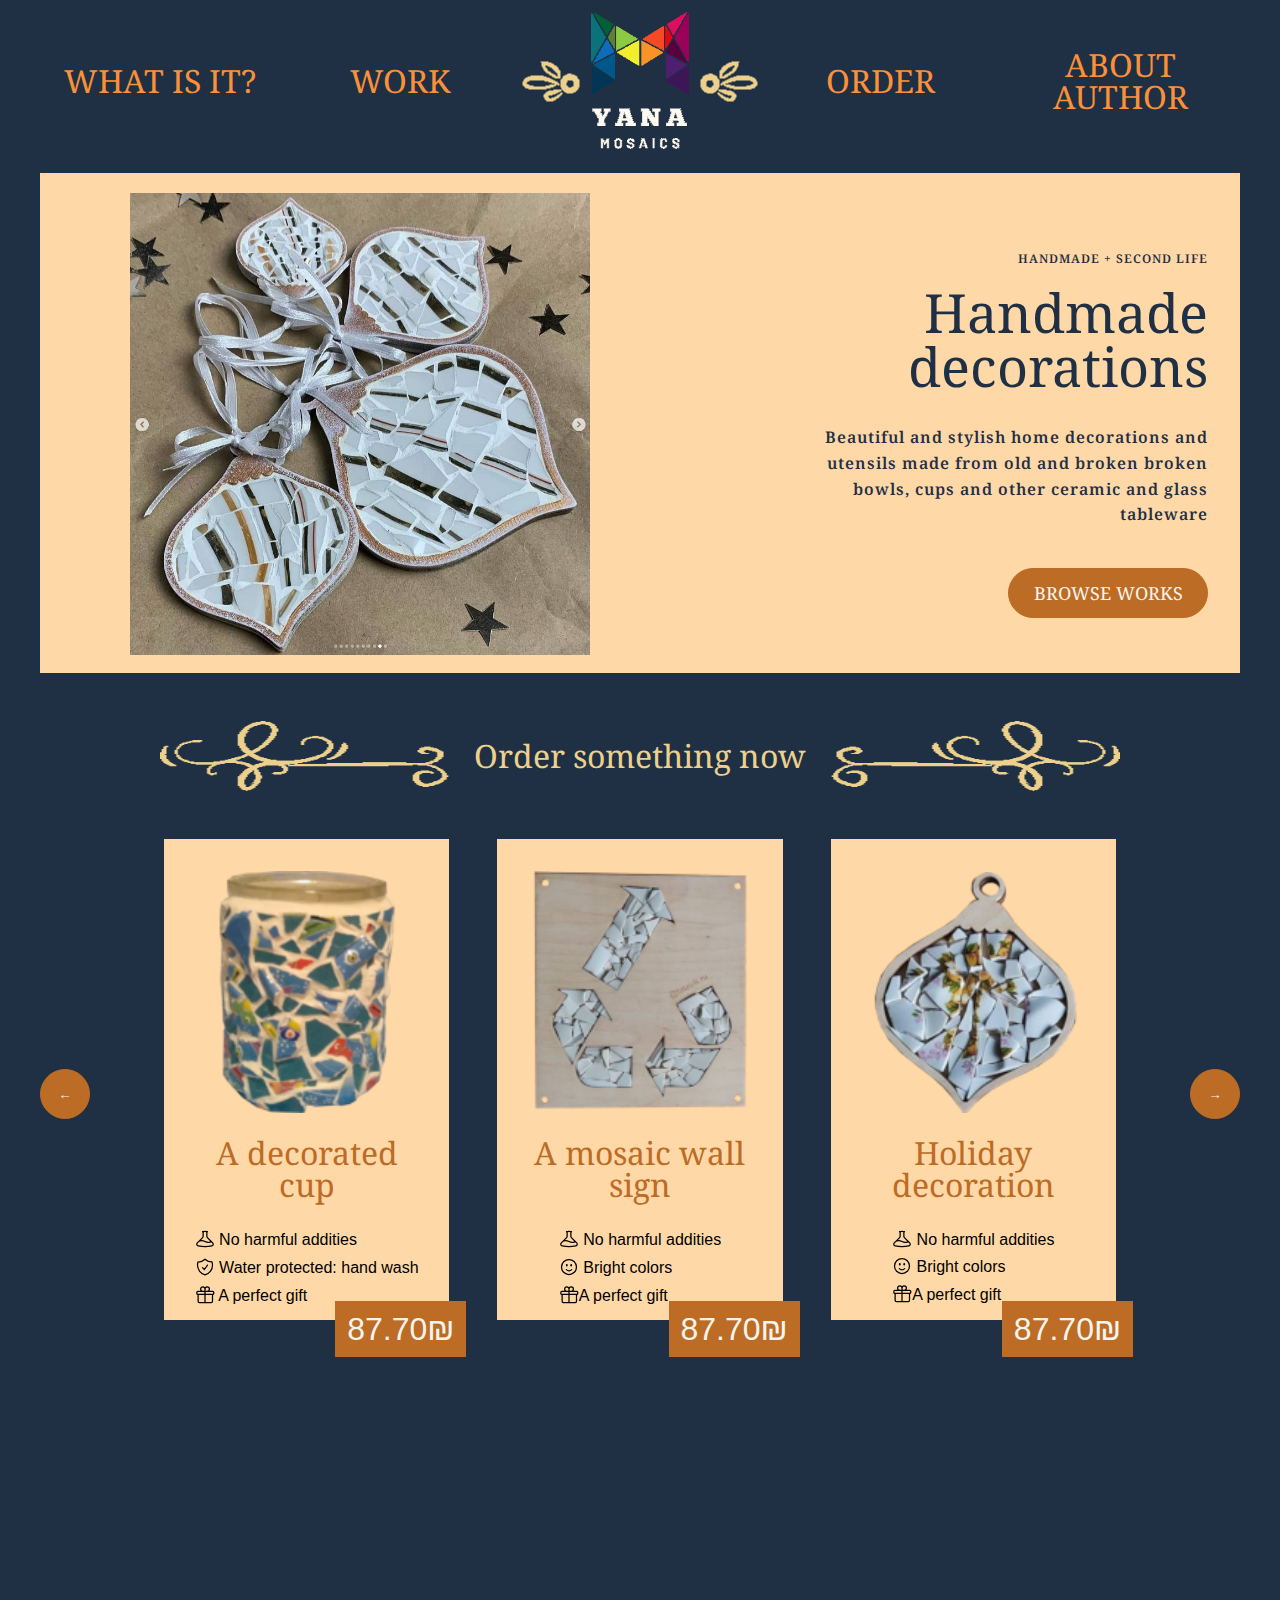
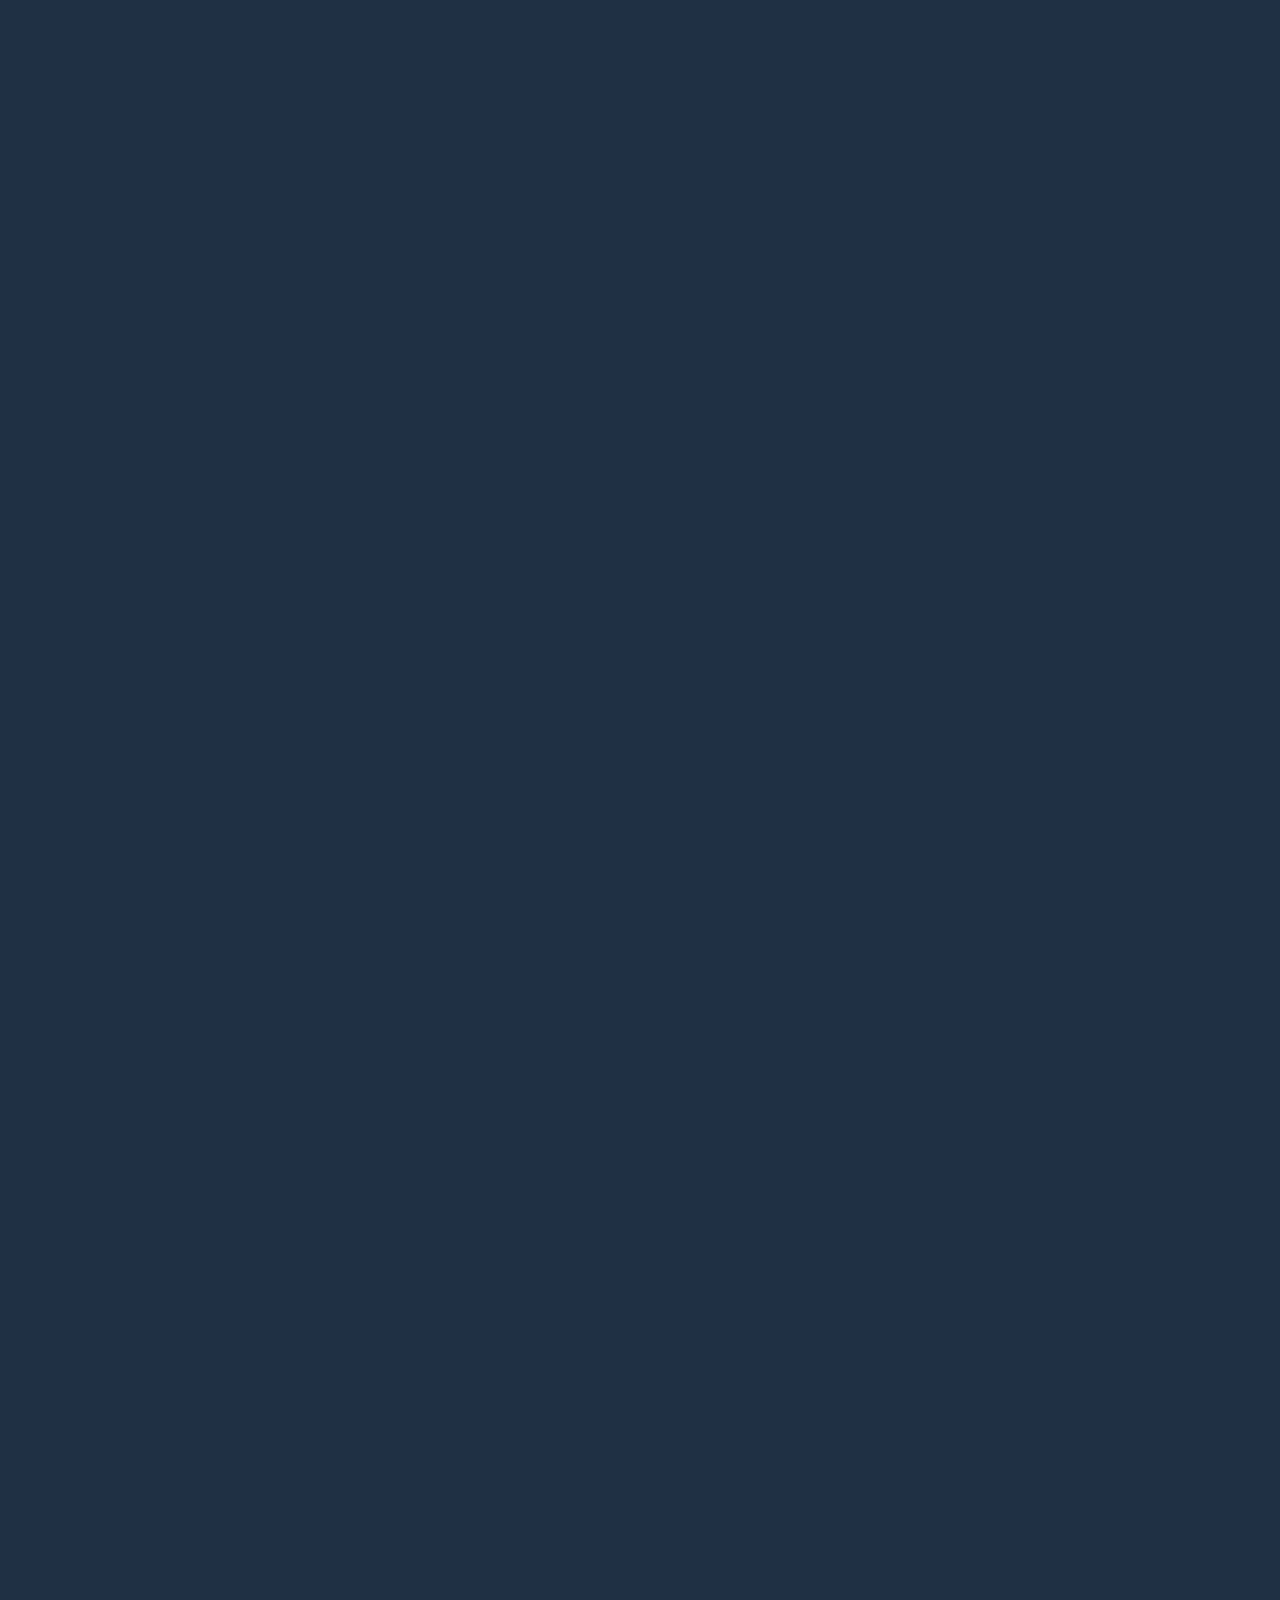
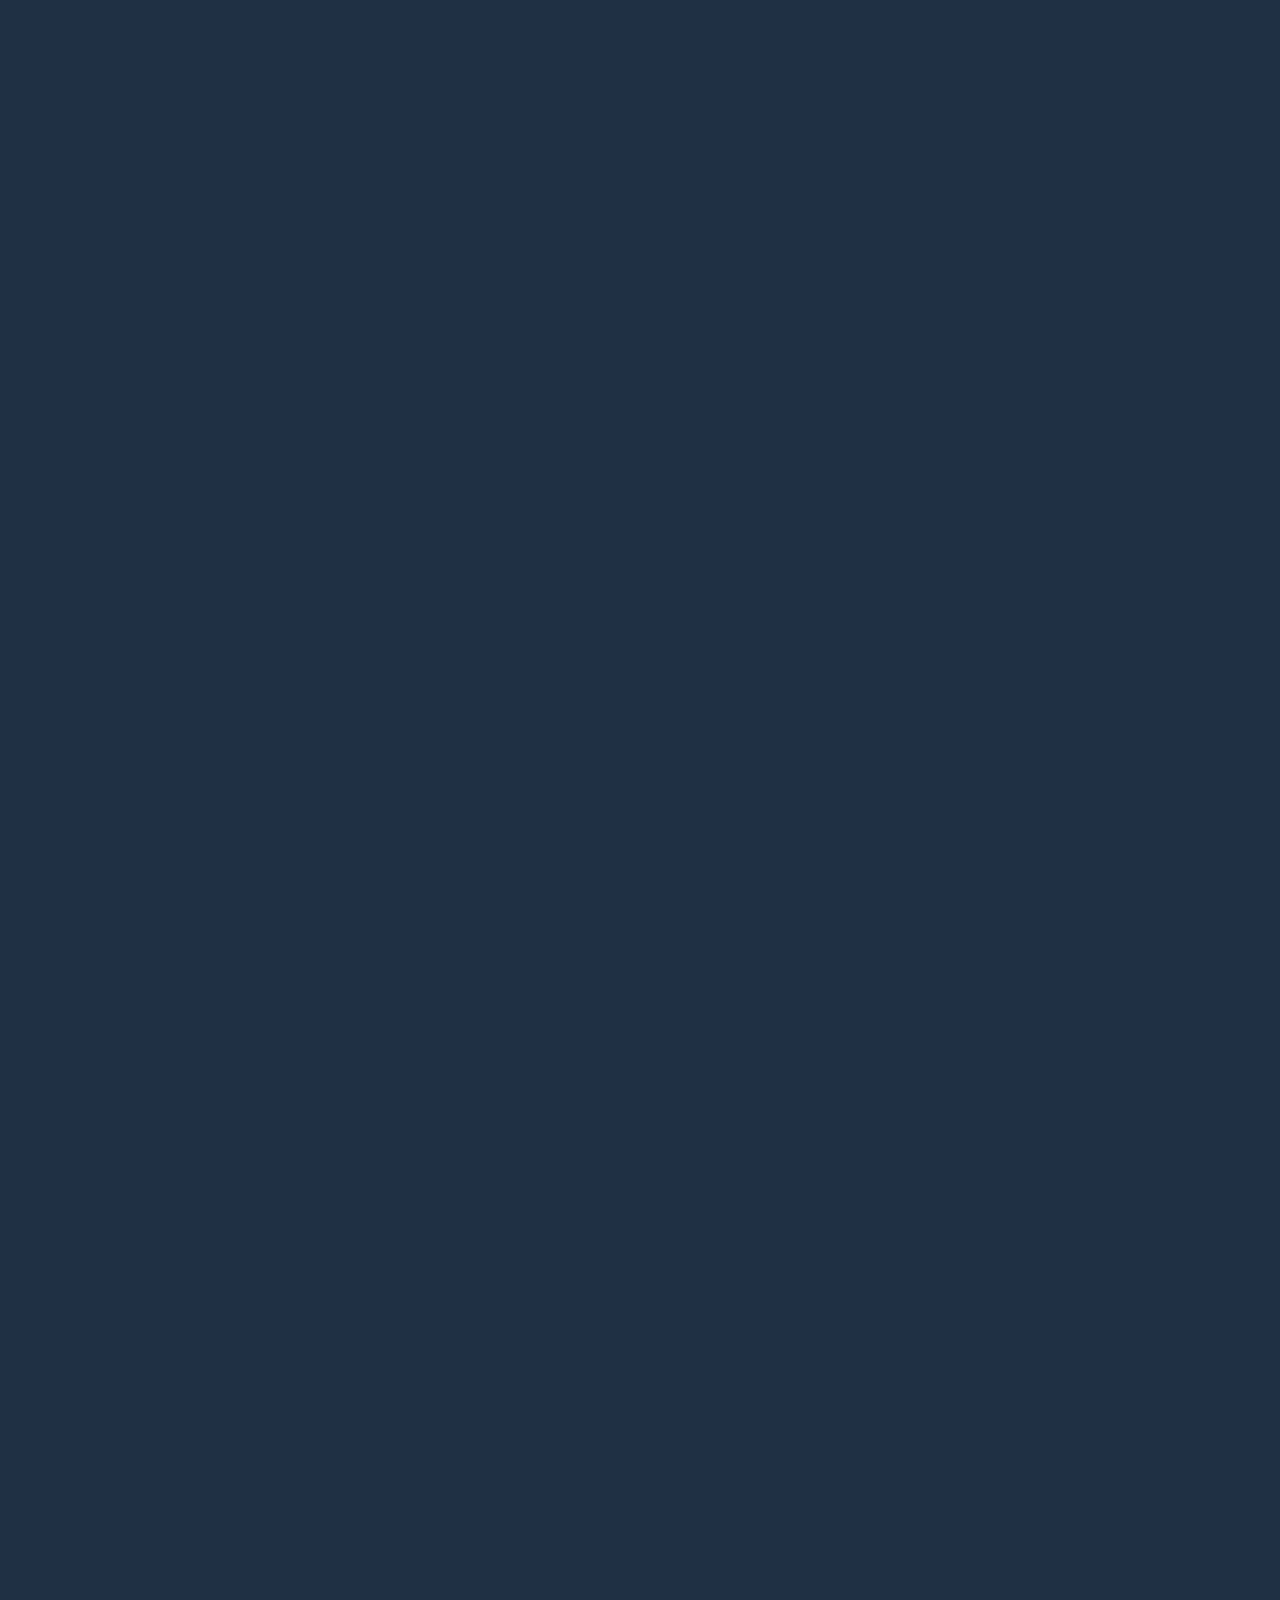
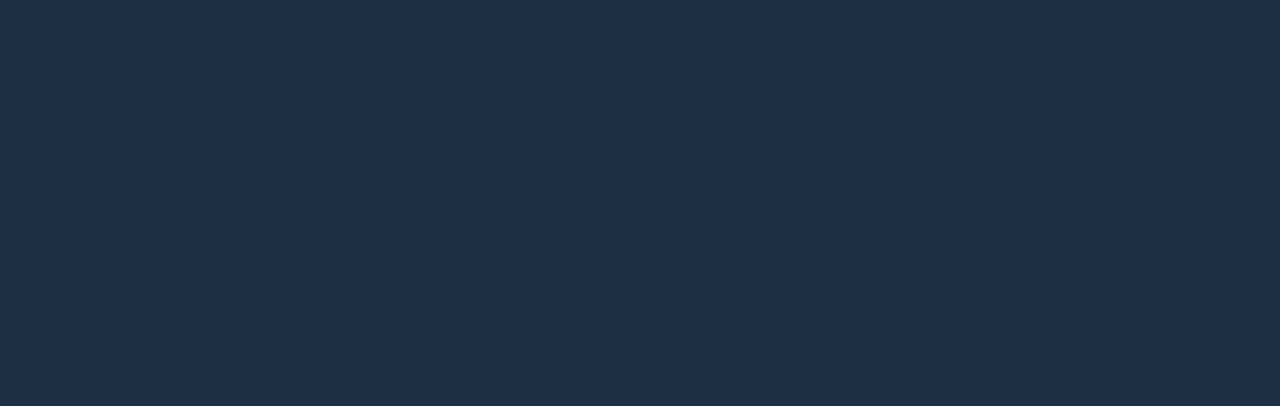
<file: index.html>
<!DOCTYPE html>
<html lang="en">

<head>
  <meta charset="UTF-8">
  <meta http-equiv="X-UA-Compatible" content="IE=edge">
  <meta name="viewport" content="width=device-width, initial-scale=1.0">
  <link rel="stylesheet" href="style.css">
  <link rel="stylesheet" href="quaries.css">
  <!-- import Noto Serif font -->
  <!-- font-family: 'Noto Serif', serif; -->
  <link rel="preconnect" href="https://fonts.googleapis.com">
<link rel="preconnect" href="https://fonts.gstatic.com" crossorigin>
<link href="https://fonts.googleapis.com/css2?family=Noto+Serif:wght@400;700&display=swap" rel="stylesheet">
  <title>Yana Treyster works</title>
</head>

<body>
  <header id="top" class="header">
    <!-- navigation menu -->
    <a class="nav-el" href="#how">WHAT IS IT?</a>
    <a class="nav-el" href="#testimonial">WORK</a>
    <!--MIDDLE LOGO -->
    <a href="#" class="nav-el header-logo">
      <img src="logo/vignette2L.png" alt="Golden vignette image">
      <img class="logo-link" src="logo/logo-lightC.png" alt="Yana Treyster making world better logo">
      <img src="logo/vignette2R.png" alt="Golden vignette image">
    </a>
    <a class="nav-el" href="#order">ORDER</a>
    <a class="nav-el" href="#author">ABOUT AUTHOR</a>
  </header>

  <main>
    <div class="container">
      <!-- SECTION 1: HERO -->
      <section class="grid-2-col hero section">
        <!-- HERO IMAGE -->
        <img class="hero-img lazy" src="slides/slide1LQ.jpg" data-src="slides/slide1.jpg" alt="Picture of holiday decorations from recycled material">
        <!-- HERO TEXT BLOCK -->
        <div class="hero-text-block">
          <!-- small summary -->
          <div class="summary">handmade + second life</div>
          <!-- Hero headline -->
          <div class="hero-header">Handmade decorations</div>
          <!-- Description text -->
          <div class="hero-text">Beautiful and stylish home decorations and utensils made from old and broken broken
            bowls, cups and other ceramic and glass tableware</div>
          <!-- Hero button -->
          <a href="#" class="hero-btn-link"><button class="hero-btn btn">Browse works</button></a>
        </div>
      </section>
<!-- SECTION #2: ORDER NOW -->
      <div class="order-slider">
        <div id="order" class="vignette-flex"><img class="vignette" src="logo/vignette4L.png" alt="Golden vignette image"><p>Order something now</p><img class="vignette" src="logo/vignette4R.png" alt="Golden vignette image"></div>
        <div class="order image-test">
          <!-- Option 1: A CUP -->
          <div class="option" id="option1" data-price="87.70₪">
            <!-- picture -->
            <img  src="options/option1LQ.png" data-src="options/option1.png" alt="A picture of a cup decorated with colored puzzle mosaic"
              class="item-img">
            <!-- option name -->
            <div class="option-name">A decorated cup</div>
            <!-- features list -->
            <ul class="option-features">
              <li><svg class="icon" xmlns="http://www.w3.org/2000/svg" fill="none" viewBox="0 0 24 24"
                  stroke-width="1.5" stroke="currentColor" class="w-6 h-6">
                  <path stroke-linecap="round" stroke-linejoin="round"
                    d="M9.75 3.104v5.714a2.25 2.25 0 01-.659 1.591L5 14.5M9.75 3.104c-.251.023-.501.05-.75.082m.75-.082a24.301 24.301 0 014.5 0m0 0v5.714c0 .597.237 1.17.659 1.591L19.8 15.3M14.25 3.104c.251.023.501.05.75.082M19.8 15.3l-1.57.393A9.065 9.065 0 0112 15a9.065 9.065 0 00-6.23-.693L5 14.5m14.8.8l1.402 1.402c1.232 1.232.65 3.318-1.067 3.611A48.309 48.309 0 0112 21c-2.773 0-5.491-.235-8.135-.687-1.718-.293-2.3-2.379-1.067-3.61L5 14.5" />
                </svg> No harmful addities</li>
              <li><svg class="icon" xmlns="http://www.w3.org/2000/svg" fill="none" viewBox="0 0 24 24"
                  stroke-width="1.5" stroke="currentColor" class="w-6 h-6">
                  <path stroke-linecap="round" stroke-linejoin="round"
                    d="M9 12.75L11.25 15 15 9.75m-3-7.036A11.959 11.959 0 013.598 6 11.99 11.99 0 003 9.749c0 5.592 3.824 10.29 9 11.623 5.176-1.332 9-6.03 9-11.622 0-1.31-.21-2.571-.598-3.751h-.152c-3.196 0-6.1-1.248-8.25-3.285z" />
                </svg>
                Water protected: hand wash</li>
              <li><svg class="icon" xmlns="http://www.w3.org/2000/svg" fill="none" viewBox="0 0 24 24"
                  stroke-width="1.5" stroke="currentColor" class="w-6 h-6">
                  <path stroke-linecap="round" stroke-linejoin="round"
                    d="M21 11.25v8.25a1.5 1.5 0 01-1.5 1.5H5.25a1.5 1.5 0 01-1.5-1.5v-8.25M12 4.875A2.625 2.625 0 109.375 7.5H12m0-2.625V7.5m0-2.625A2.625 2.625 0 1114.625 7.5H12m0 0V21m-8.625-9.75h18c.621 0 1.125-.504 1.125-1.125v-1.5c0-.621-.504-1.125-1.125-1.125h-18c-.621 0-1.125.504-1.125 1.125v1.5c0 .621.504 1.125 1.125 1.125z" />
                </svg>
                A perfect gift</li>
            </ul>
          </div>
          <!-- Option 2: A POT -->
          <div class="option" id="option2" data-price="87.70₪">
            <!-- picture -->
            <img src="options/option2LQ.png" data-src="options/option2.png" alt="A wooden wall sign decorated with colored puzzle mosaic"
              class="item-img">
            <!-- option name -->
            <div class="option-name">A mosaic wall sign</div>
            <!-- features list -->
            <ul class="option-features">
              <li><svg class="icon" xmlns="http://www.w3.org/2000/svg" fill="none" viewBox="0 0 24 24"
                  stroke-width="1.5" stroke="currentColor" class="w-6 h-6">
                  <path stroke-linecap="round" stroke-linejoin="round"
                    d="M9.75 3.104v5.714a2.25 2.25 0 01-.659 1.591L5 14.5M9.75 3.104c-.251.023-.501.05-.75.082m.75-.082a24.301 24.301 0 014.5 0m0 0v5.714c0 .597.237 1.17.659 1.591L19.8 15.3M14.25 3.104c.251.023.501.05.75.082M19.8 15.3l-1.57.393A9.065 9.065 0 0112 15a9.065 9.065 0 00-6.23-.693L5 14.5m14.8.8l1.402 1.402c1.232 1.232.65 3.318-1.067 3.611A48.309 48.309 0 0112 21c-2.773 0-5.491-.235-8.135-.687-1.718-.293-2.3-2.379-1.067-3.61L5 14.5" />
                </svg>
                No harmful addities</li>
              <li><svg class="icon" xmlns="http://www.w3.org/2000/svg" fill="none" viewBox="0 0 24 24"
                  stroke-width="1.5" stroke="currentColor" class="w-6 h-6">
                  <path stroke-linecap="round" stroke-linejoin="round"
                    d="M15.182 15.182a4.5 4.5 0 01-6.364 0M21 12a9 9 0 11-18 0 9 9 0 0118 0zM9.75 9.75c0 .414-.168.75-.375.75S9 10.164 9 9.75 9.168 9 9.375 9s.375.336.375.75zm-.375 0h.008v.015h-.008V9.75zm5.625 0c0 .414-.168.75-.375.75s-.375-.336-.375-.75.168-.75.375-.75.375.336.375.75zm-.375 0h.008v.015h-.008V9.75z" />
                </svg>
                Bright colors</li>
              <li><svg class="icon" xmlns="http://www.w3.org/2000/svg" fill="none" viewBox="0 0 24 24"
                  stroke-width="1.5" stroke="currentColor" class="w-6 h-6">
                  <path stroke-linecap="round" stroke-linejoin="round"
                    d="M21 11.25v8.25a1.5 1.5 0 01-1.5 1.5H5.25a1.5 1.5 0 01-1.5-1.5v-8.25M12 4.875A2.625 2.625 0 109.375 7.5H12m0-2.625V7.5m0-2.625A2.625 2.625 0 1114.625 7.5H12m0 0V21m-8.625-9.75h18c.621 0 1.125-.504 1.125-1.125v-1.5c0-.621-.504-1.125-1.125-1.125h-18c-.621 0-1.125.504-1.125 1.125v1.5c0 .621.504 1.125 1.125 1.125z" />
                </svg>A perfect gift</li>
            </ul>
          </div>
          <!-- Option 3: A PICTURE COMPOSITION -->
          <div class="option" id="option3" data-price="87.70₪">
            <!-- picture -->
            <img src="options/option3LQ.png" data-src="options/option3.png" alt="A picture of a New Year tree decoration"
              class="item-img">
            <!-- option name -->
            <div class="option-name">Holiday decoration</div>
            <!-- features list -->
            <ul class="option-features">
              <li><svg class="icon" xmlns="http://www.w3.org/2000/svg" fill="none" viewBox="0 0 24 24"
                  stroke-width="1.5" stroke="currentColor" class="w-6 h-6">
                  <path stroke-linecap="round" stroke-linejoin="round"
                    d="M9.75 3.104v5.714a2.25 2.25 0 01-.659 1.591L5 14.5M9.75 3.104c-.251.023-.501.05-.75.082m.75-.082a24.301 24.301 0 014.5 0m0 0v5.714c0 .597.237 1.17.659 1.591L19.8 15.3M14.25 3.104c.251.023.501.05.75.082M19.8 15.3l-1.57.393A9.065 9.065 0 0112 15a9.065 9.065 0 00-6.23-.693L5 14.5m14.8.8l1.402 1.402c1.232 1.232.65 3.318-1.067 3.611A48.309 48.309 0 0112 21c-2.773 0-5.491-.235-8.135-.687-1.718-.293-2.3-2.379-1.067-3.61L5 14.5" />
                </svg> No harmful addities</li>
              <li><svg class="icon" xmlns="http://www.w3.org/2000/svg" fill="none" viewBox="0 0 24 24"
                  stroke-width="1.5" stroke="currentColor" class="w-6 h-6">
                  <path stroke-linecap="round" stroke-linejoin="round"
                    d="M15.182 15.182a4.5 4.5 0 01-6.364 0M21 12a9 9 0 11-18 0 9 9 0 0118 0zM9.75 9.75c0 .414-.168.75-.375.75S9 10.164 9 9.75 9.168 9 9.375 9s.375.336.375.75zm-.375 0h.008v.015h-.008V9.75zm5.625 0c0 .414-.168.75-.375.75s-.375-.336-.375-.75.168-.75.375-.75.375.336.375.75zm-.375 0h.008v.015h-.008V9.75z" />
                </svg>
                Bright colors</li>
              <li><svg class="icon" xmlns="http://www.w3.org/2000/svg" fill="none" viewBox="0 0 24 24"
                  stroke-width="1.5" stroke="currentColor" class="w-6 h-6">
                  <path stroke-linecap="round" stroke-linejoin="round"
                    d="M21 11.25v8.25a1.5 1.5 0 01-1.5 1.5H5.25a1.5 1.5 0 01-1.5-1.5v-8.25M12 4.875A2.625 2.625 0 109.375 7.5H12m0-2.625V7.5m0-2.625A2.625 2.625 0 1114.625 7.5H12m0 0V21m-8.625-9.75h18c.621 0 1.125-.504 1.125-1.125v-1.5c0-.621-.504-1.125-1.125-1.125h-18c-.621 0-1.125.504-1.125 1.125v1.5c0 .621.504 1.125 1.125 1.125z" />
                </svg>A perfect gift</li>
            </ul>
          </div>
        </div>
        <div class="order image-test">
          <!-- Option 4: Picture frame -->
          <div class="option" id="option1" data-price="87.70₪">
            <!-- picture -->
            <img src="options/option4LQ.png" data-src="options/option4.png" alt="A picture of a wooden photograpy frame  decorated with colored puzzle mosaic"
              class="item-img">
            <!-- option name -->
            <div class="option-name">A pucture frame</div>
            <!-- features list -->
            <ul class="option-features">
              <li><svg class="icon" xmlns="http://www.w3.org/2000/svg" fill="none" viewBox="0 0 24 24"
                  stroke-width="1.5" stroke="currentColor" class="w-6 h-6">
                  <path stroke-linecap="round" stroke-linejoin="round"
                    d="M9.75 3.104v5.714a2.25 2.25 0 01-.659 1.591L5 14.5M9.75 3.104c-.251.023-.501.05-.75.082m.75-.082a24.301 24.301 0 014.5 0m0 0v5.714c0 .597.237 1.17.659 1.591L19.8 15.3M14.25 3.104c.251.023.501.05.75.082M19.8 15.3l-1.57.393A9.065 9.065 0 0112 15a9.065 9.065 0 00-6.23-.693L5 14.5m14.8.8l1.402 1.402c1.232 1.232.65 3.318-1.067 3.611A48.309 48.309 0 0112 21c-2.773 0-5.491-.235-8.135-.687-1.718-.293-2.3-2.379-1.067-3.61L5 14.5" />
                </svg> No harmful addities</li>
              <li><svg class="icon" xmlns="http://www.w3.org/2000/svg" fill="none" viewBox="0 0 24 24"
                  stroke-width="1.5" stroke="currentColor" class="w-6 h-6">
                  <path stroke-linecap="round" stroke-linejoin="round"
                    d="M9 12.75L11.25 15 15 9.75m-3-7.036A11.959 11.959 0 013.598 6 11.99 11.99 0 003 9.749c0 5.592 3.824 10.29 9 11.623 5.176-1.332 9-6.03 9-11.622 0-1.31-.21-2.571-.598-3.751h-.152c-3.196 0-6.1-1.248-8.25-3.285z" />
                </svg>
                Water protected: hand wash</li>
              <li><svg class="icon" xmlns="http://www.w3.org/2000/svg" fill="none" viewBox="0 0 24 24"
                  stroke-width="1.5" stroke="currentColor" class="w-6 h-6">
                  <path stroke-linecap="round" stroke-linejoin="round"
                    d="M21 11.25v8.25a1.5 1.5 0 01-1.5 1.5H5.25a1.5 1.5 0 01-1.5-1.5v-8.25M12 4.875A2.625 2.625 0 109.375 7.5H12m0-2.625V7.5m0-2.625A2.625 2.625 0 1114.625 7.5H12m0 0V21m-8.625-9.75h18c.621 0 1.125-.504 1.125-1.125v-1.5c0-.621-.504-1.125-1.125-1.125h-18c-.621 0-1.125.504-1.125 1.125v1.5c0 .621.504 1.125 1.125 1.125z" />
                </svg>
                A perfect gift</li>
            </ul>
          </div>
          <!-- Option 5: A wall picture -->
          <div class="option" id="option2" data-price="87.70₪">
            <!-- picture -->
            <img src="options/option5LQ.png" data-src="options/option5.png" alt="A wall picture depicting a store doors composed of mosaic pieces"
              class="item-img">
            <!-- option name -->
            <div class="option-name">A mosaic wall picture</div>
            <!-- features list -->
            <ul class="option-features">
              <li><svg class="icon" xmlns="http://www.w3.org/2000/svg" fill="none" viewBox="0 0 24 24"
                  stroke-width="1.5" stroke="currentColor" class="w-6 h-6">
                  <path stroke-linecap="round" stroke-linejoin="round"
                    d="M9.75 3.104v5.714a2.25 2.25 0 01-.659 1.591L5 14.5M9.75 3.104c-.251.023-.501.05-.75.082m.75-.082a24.301 24.301 0 014.5 0m0 0v5.714c0 .597.237 1.17.659 1.591L19.8 15.3M14.25 3.104c.251.023.501.05.75.082M19.8 15.3l-1.57.393A9.065 9.065 0 0112 15a9.065 9.065 0 00-6.23-.693L5 14.5m14.8.8l1.402 1.402c1.232 1.232.65 3.318-1.067 3.611A48.309 48.309 0 0112 21c-2.773 0-5.491-.235-8.135-.687-1.718-.293-2.3-2.379-1.067-3.61L5 14.5" />
                </svg>
                No harmful addities</li>
              <li><svg class="icon" xmlns="http://www.w3.org/2000/svg" fill="none" viewBox="0 0 24 24"
                  stroke-width="1.5" stroke="currentColor" class="w-6 h-6">
                  <path stroke-linecap="round" stroke-linejoin="round"
                    d="M15.182 15.182a4.5 4.5 0 01-6.364 0M21 12a9 9 0 11-18 0 9 9 0 0118 0zM9.75 9.75c0 .414-.168.75-.375.75S9 10.164 9 9.75 9.168 9 9.375 9s.375.336.375.75zm-.375 0h.008v.015h-.008V9.75zm5.625 0c0 .414-.168.75-.375.75s-.375-.336-.375-.75.168-.75.375-.75.375.336.375.75zm-.375 0h.008v.015h-.008V9.75z" />
                </svg>
                Bright colors</li>
              <li><svg class="icon" xmlns="http://www.w3.org/2000/svg" fill="none" viewBox="0 0 24 24"
                  stroke-width="1.5" stroke="currentColor" class="w-6 h-6">
                  <path stroke-linecap="round" stroke-linejoin="round"
                    d="M21 11.25v8.25a1.5 1.5 0 01-1.5 1.5H5.25a1.5 1.5 0 01-1.5-1.5v-8.25M12 4.875A2.625 2.625 0 109.375 7.5H12m0-2.625V7.5m0-2.625A2.625 2.625 0 1114.625 7.5H12m0 0V21m-8.625-9.75h18c.621 0 1.125-.504 1.125-1.125v-1.5c0-.621-.504-1.125-1.125-1.125h-18c-.621 0-1.125.504-1.125 1.125v1.5c0 .621.504 1.125 1.125 1.125z" />
                </svg>A perfect gift</li>
            </ul>
          </div>
          <!-- Option 6: A holiday decoration, big pieces -->
          <div class="option" id="option3" data-price="87.70₪">
            <!-- picture -->
            <img src="options/option6LQ.png" data-src="options/option6.png" alt="A keychain decorated with colored puzzle mosaic"
              class="item-img">
            <!-- option name -->
            <div class="option-name">A mosaic keyring</div>
            <!-- features list -->
            <ul class="option-features">
              <li><svg class="icon" xmlns="http://www.w3.org/2000/svg" fill="none" viewBox="0 0 24 24"
                  stroke-width="1.5" stroke="currentColor" class="w-6 h-6">
                  <path stroke-linecap="round" stroke-linejoin="round"
                    d="M9.75 3.104v5.714a2.25 2.25 0 01-.659 1.591L5 14.5M9.75 3.104c-.251.023-.501.05-.75.082m.75-.082a24.301 24.301 0 014.5 0m0 0v5.714c0 .597.237 1.17.659 1.591L19.8 15.3M14.25 3.104c.251.023.501.05.75.082M19.8 15.3l-1.57.393A9.065 9.065 0 0112 15a9.065 9.065 0 00-6.23-.693L5 14.5m14.8.8l1.402 1.402c1.232 1.232.65 3.318-1.067 3.611A48.309 48.309 0 0112 21c-2.773 0-5.491-.235-8.135-.687-1.718-.293-2.3-2.379-1.067-3.61L5 14.5" />
                </svg> No harmful addities</li>
              <li><svg class="icon" xmlns="http://www.w3.org/2000/svg" fill="none" viewBox="0 0 24 24"
                  stroke-width="1.5" stroke="currentColor" class="w-6 h-6">
                  <path stroke-linecap="round" stroke-linejoin="round"
                    d="M15.182 15.182a4.5 4.5 0 01-6.364 0M21 12a9 9 0 11-18 0 9 9 0 0118 0zM9.75 9.75c0 .414-.168.75-.375.75S9 10.164 9 9.75 9.168 9 9.375 9s.375.336.375.75zm-.375 0h.008v.015h-.008V9.75zm5.625 0c0 .414-.168.75-.375.75s-.375-.336-.375-.75.168-.75.375-.75.375.336.375.75zm-.375 0h.008v.015h-.008V9.75z" />
                </svg>
                Bright colors</li>
              <li><svg class="icon" xmlns="http://www.w3.org/2000/svg" fill="none" viewBox="0 0 24 24"
                  stroke-width="1.5" stroke="currentColor" class="w-6 h-6">
                  <path stroke-linecap="round" stroke-linejoin="round"
                    d="M21 11.25v8.25a1.5 1.5 0 01-1.5 1.5H5.25a1.5 1.5 0 01-1.5-1.5v-8.25M12 4.875A2.625 2.625 0 109.375 7.5H12m0-2.625V7.5m0-2.625A2.625 2.625 0 1114.625 7.5H12m0 0V21m-8.625-9.75h18c.621 0 1.125-.504 1.125-1.125v-1.5c0-.621-.504-1.125-1.125-1.125h-18c-.621 0-1.125.504-1.125 1.125v1.5c0 .621.504 1.125 1.125 1.125z" />
                </svg>A perfect gift</li>
            </ul>
          </div>
        </div>
        <!-- BUTTONS -->
        <button class="btn-testL" onclick="plusSlide(-1)">&larr;</button>
        <button class="btn-testR" onclick="plusSlide(1)">&rarr;</button>
        <!-- BUTTONS END -->
      </div>
<!-- EXPLANATION SECTION -->
      <div id="how" class="section-explain section">
        <!-- LOGO -->
        <img src="logo/logoC.png" alt="Mosaic world colorful logo" class="logo-explain">
        <!-- SLOGAN -->
        <div  class="slogan-explain">How does it work?</div>
        <!-- SLOGAN DESCRIPTION -->
        <div class="slogan-description">I combine recycle, reusage and add try to add some inspiration and beauty to it</div>
        <!-- GRID PROCESS EXPLAIN -->
        <div class="grid-3-col grid-explain">
          <!-- STEP-1 -->
          <div class="grid-explain-element">
            <img src="explain/brokenDishLQ.png" data-src = "explain/brokenDish.png"alt="blue plate broken in pieces" class="explain-img">
            <div class="grid-explain-el-name">Sometimes a plate gets broken</div>
            <div class="grid-explain-el-text">Sometimes plates, cups, pots and other tableware gets broken, we cannot escape that unfortunately</div>
          </div>
          <div class="grid-explain-element">
            <img src="explain/Clipboard01LQ.jpg" data-src = "explain/Clipboard01.jpg" alt="Using tools to crack broken plate to pices to work with" class="explain-img">
            <div class="grid-explain-el-name">People bring it to me</div>
            <div class="grid-explain-el-text">I take broken tableware, carefully wash it, sort it by color, and crack it to pieces with special tools</div>
          </div> 
          <div class="grid-explain-element">
            <img src="explain/cheerful-rainbow-decor-9LQ.jpg" data-src="explain/cheerful-rainbow-decor-9.jpg" alt="Flower pot decorated with rainbow ceramic pieces" class="explain-img">
            <div class="grid-explain-el-name">I decorate old items with its pieces</div>
            <div class="grid-explain-el-text">I use glue, grout and additional coating if necessary to create a mosaic picture or ornament pretty to look at</div>
          </div> 
        </div>
      </div>
      <!-- END OF EXPLAIN SECTION -->
<!-- ABOUT AUTHOR -->
<div class="section">

<div id="author" class="section-author vignette-flex "><img src="logo/vignette1L.png" alt="Goden vignette image"><p>About me</p><img src="logo/vignette1R.png" alt="Goden vignette image"></div>      
<div  class="author-container section">
        <!-- AUTHOR PICTURE-->
        <div class="author-img-container">
          
          <img  src="author/author1LQ.jpg" data-src = "author/author1.jpg" alt="Picture of Yana Treyster, author of all the works on this website" class="author-img lazy">
          <div class="border"></div>
        </div>
        <!-- AUTHOR TEXT -->
        <div class="author-text-container">
          <div class="author-name">Yana Treyster</div>
          <div class="author-status">professional artist</div>
          <img src="author/vignette.png" alt="Vignette" class="vignette">
          <div class="author-text">I am a recycling enthusiast for 4 years now and at some point I had an idea to make use of all the broken pots, plates, cups etc. that we usually throw away.
          </div>
          <div class="author-text">  
          I live and work in Israel, where I have a small workshop at my apartment, where I try to give new life to old things with the help of my friends and neighbours who bring me broken dishware.
          </div>
          <div class="author-text">
          It is a real joy for me to reduce the amount of things we throw away and bring some cozy happiness into someone's home
          </div>
          </div>
        </div>
      </div>
        <!-- AUTHOR END -->
      </div>
        <!-- CONTAINER END -->

        <!-- CONTACT ME SECTION -->
        <div class="contact-me section">
          <!-- LOGO -->
          <img src="logo/logoC.png" alt="Mosaic world colorful logo" class="logo-explain">
          <!-- SHORT DESCRIPTION -->
          <div class="contact-1-line">stay in touch</div>
          <!-- CONTACT TEXT -->
          <div class="contact-2-line">Subscribe and receive full catalogue </div>
          <div class="contact-3-line">Please leave your e-mail and I will be happy to show you my work and answer any questions</div>
          <!-- EMAIL AND SEND BUTTON GRID -->
          <div class="email-grid">
            <!-- EMAIL INPUT -->
            <input aria-label="e-mail" class="contact-email-input" type="text" label="E-mail" placeholder="wonderfulperson.gmail.com"></input>
            <!-- SEND BUTTON -->
            <button class="email-btn btn">send</button>
          </div>
        </div>
        <!-- CONTAINER AGAIN -->
        <div class="container">
        <!-- TESTIMONIALS -->
        <div id="testimonial" class="testimonials-container section">
          <div class="testimonials-grid">
            <div class="testimonials">
              <!-- TESTIMONIAL #1 -->
              <div class="testimonial-container">
                <img class="testimonial-img" src="testimonials/testimonial1LQ.jpg" data-src="/testimonials/testimonial1.jpg" alt="Joseph is happy with Yana's work">
                <div class="circle circle-color-1"></div>
                <div class="testimonial-name">Lina, delivery expert</div>
                <div class="testimonial">
                  Aww!:3 This cup fits my new apartment perfectly!
                </div>
              </div>
              <!-- TESTIMONIAL #2 -->
              <div class="testimonial-container">
                <img class="testimonial-img" src="testimonials/testimonial2LQ.jpg" data-src="/testimonials/testimonial2.jpg" alt="Vladimir is happy with Yana's work">
                <div class="circle circle-color-2"></div>
                <div class="testimonial-name">Vladimir, IT-specialist</div>
                <div class="testimonial">
                  Leaving my country, I took one thing - mosaic picture!
                </div>
              </div>
              <!-- TESTIMONIAL #3 -->
              <div class="testimonial-container">
                <img class="testimonial-img" src="testimonials/testimonial3LQ.jpg" data-src="/testimonials/testimonial3.jpg" alt="Maxim is happy with Yana's work">
                <div class="circle circle-color-3"></div>
                <div class="testimonial-name">Maxim, musician</div>
                <div class="testimonial">
                  This mosaic cup fuckin' rocks, man!
                </div>
              </div>
              <!-- TESTIMONIAL #4 -->
              <div class="testimonial-container">
                <img class="testimonial-img" src="testimonials/testimonial4LQ.jpg" data-src="/testimonials/testimonial4.jpg" alt="Mike, a happy customer">
                <div class="circle circle-color-4"></div>
                <div class="testimonial-name">Mike, unemployed</div>
                <div class="testimonial">
                  Me?! I just adore these juyful festive gifts of Yana!
                </div>
              </div>
            </div>
            <!-- TESTIMONIAL TEXT TO THE RIGHT -->
            <div class="testimonial-description">
              <div class="testimonial-right-header">
                Handmade items bring joy, we support reuse and nature.
              </div>
              <div class="test-text">
                I make wide range of items starting from small trinkets and decorations you can put on you doorbell to wall canvas pictures and decorations of home furniture like bedside stands and tables.<br> You can even order a decoration of your own furniture item or order specific size decoration to fit your style and space.
              </div>
              <button class="btn-testimonial btn">fill the request</button>

            </div>
          </div>
        </div>
  
      <!-- END OF TESTIMONIAL -->

      <!-- GALLERY -->
      <div class="section">

      <!-- GALLERY HEADER -->
      <div class="gallery-name vignette-flex"><img src="logo/vignette3L.png" alt="Golden vignette image"> <p>Gallery of works</p><img src="logo/vignette3R.png" alt="Golden vignette image"></div>
      <div class="gallery-small-text">Bring joy to every environment</div>
      <!-- GALLERY HEADER END -->
        <div class = "gallery-container">
          <img class="gallery-img lazy" src="works/hero1LQ.jpg" data-src="works/hero1.jpg" alt="Variety of holiday decorations for your apartment">
          <img class="gallery-img lazy" src="works/hero2LQ.jpg" data-src="works/hero2.jpg" alt="Variety of holiday decorations for your apartment">
          <img class="gallery-img lazy" src="works/cupLQ.jpg" data-src="works/cup.jpg" alt="Variety of holiday decorations for your apartment">
          <img class="gallery-img lazy" src="works/4LQ.jpg"  data-src="works/4.jpg" alt="Variety of holiday decorations for your apartment">
        </div>
      </div>
    </div>  
      <!-- END OF GALLERY -->
    </div>

      <!-- FOOTER -->
      <footer class="section">
        <div class="footer-container container">
          <img class="footer-logo" src="logo/logo-lightC.png" alt="Yana Mosaic Logo image">
        <div class="circle-footer"></div>
          <!-- 1st COLUMN -->
          <div class="footer-col">
            <div class="footer-col-name">Site Map</div>
            <ul class="footer-list">
              <li class="footer-list-item">
                <a class="sitemap-link" href="#how">  
                  What is it?
                </a>
              </li>
              <li class="footer-list-item">
                <a class="sitemap-link" href="#order">  
                  Order
                </a>
              </li>
              <li class="footer-list-item">
                <a class="sitemap-link" href="#author">  
                  About author
                </a>
                <li class="footer-list-item">
                  <a class="sitemap-link" href="#top">  
                    To the top
                  </a>
                </li>
              </li>
            </ul>
          </div>
          <!-- 2nd COLUMN -->
          <div class="footer-col">
            <div class="footer-col-name">Contact</div>
            <div class="footer-list">
              <p>My E-mail:</p>
              <a class="sitemap-link footer-mail" href=mailto:"orranj@gmail.com" >orranj@gmail.com</a>
              <p>My phone:</p>
              <a class="sitemap-link footer-phone" href=tel:"+7 906 788 93 77">+7 906 788 93 77
              </a>
            </div>
          </div>
          <!-- 3rd COLUMN -->
          <div class="footer-col">
            <div class="footer-col-name">Links</div>
            <div class="footer-list">
              <a class="sitemap-link" href="https://www.instagram.com/orranj/" target="_blank"><p>Instagram <img class="icon" src="footImg/instagram.png" alt="Instagram icon"></p></a>
              <a class="sitemap-link" href="https://twitter.com/orranj" target="_blank"><p>Twitter <img class="icon" src="footImg/twitter.png" alt="Twitter icon"></p></a>
              <a class="sitemap-link" rel="noopener" href="https://orranj.livejournal.com" target="_blank"><p>LiveJournal <img class="icon" src="footImg/lj.png" alt="Live Journal icon"></p></a>
              
            </div>
          </div>
        </div>
      </footer>
  </main>

  <script src="script.js"></script>
</body>

</html>
</file>
<file: style.css>
/*-----SPACING SYSTEM (px)
2 / 4 / 8 / 12 / 16 / 24 / 32 / 48 / 64 /
 80 / 96 / 128
-----FONT WEIGHT: 
Default: 400
Medium: 500
Semi-bold: 600
Bold: 700
-----LINE HEIGHT:
Default: 1
Small: 
Medium:
Parargaph default:
-----LETTER SPACING:
-0.5px;
0.75px;
FONT SIZE SYSTEM (px)
10 / 12 / 14 / 16 / 18 / 20 / 24 / 30 / 36 / 44 /
 52 / 62 / 74 / 86 / 98 
/* Font-families: Ultra, Vidaloka, Cabin, Ultra, Inter 

-------------------FONTS-----------------
MAIN: font-family: 'Playfair Display', serif;
SECOND:font-family: 'Roboto', sans-serif;

/*------------COLOR-----------------

MAIN 
text color: 
background-color: #FDF5DF
background-color2: #



GRADIENTS
contrast text: ;
Button-shade1: ;
less contrast text: ;


*/

/* ------------------------------------------ */

* {
  box-sizing: border-box;
  margin: 0;
  padding: 0;
}

html {
  font-size: 62.5%;
}

body {
  max-width: 120rem;
  margin: 0 auto; /* make it centered */
  font-family: "Noto Serif", serif;
  line-height: 1;
  font-weight: 400;
  background-color: #1f3044;
  /* max-width: 100%;
  overflow-x: hidden; */

  /* background-image: url(/background/background2.jpg); */
  /* background-size: 100%; */
}

.container {
  max-width: 120rem;
  padding: 0;
}

/* FUNCTIONAL CLASSES*/
/* GRIDS */
.grid {
  display: grid;
  grid-template-columns: 5rem auto 5rem;
  margin: 0;
  width: 100rem;
}
.grid-2-col {
  display: grid;
  grid-template-columns: 2fr 1fr;
}
.grid-3-col {
  display: grid;
  grid-template-columns: repeat(3, 1fr);
}
.grid-5-col {
  display: grid;
  grid-template-columns: repeat(5, 1fr);
}
/* VIGNETTES */
.vignette-flex {
  display: flex;
  justify-content: center;
  align-items: center;
}
.vignette-flex p {
  padding: 0 2.4rem;
}
.section {
  transition: transform 1s, opacity 1s;
}
.section-hidden {
  opacity: 0;
  transform: translateY(8rem);
}
/*-----------------------------------------------------
----------------------HEADER------------------------------------------------------------------------------- */
.header {
  margin: 1.2rem auto 2.4rem auto;
  display: grid;
  grid-template-columns: repeat(5, 1fr);
  justify-content: center;
  align-items: center;
  align-content: space-between;
}
.nav-el {
  display: flex;
  justify-content: center;
  align-items: center;
  text-align: center;
  margin: 0 auto;
  font-size: 3.2rem;
  text-decoration: none;
  color: #fb9039;
  transition: all 0.3s;
}
.logo-link {
  width: 11.8rem;
  padding: 0 1rem;
}

/*-----------------------------------------------------
----------------------BUTTONS------------------------------------------------------------------------------- */
.hero-btn {
  display: inline-block;
  align-self: flex-end;
  width: 20rem;
  padding: 1.2rem 1.2rem;
  font-size: 1.8rem;
  transition: all 0.3s;
}
.btn {
  display: inline-block;
  font-family: "Noto Serif", serif;
  border-radius: 30px;
  align-self: center;
  color: #f7f4ed;
  background-color: #bc6c25;
  outline: none;
  text-transform: uppercase;
  border: solid 1px #bc6c25;
  transition: all 0.3s;
}
.btn:link .btn:visited {
  text-decoration: none;
}
.btn:hover .btn:active {
  text-decoration: none;
}
.btn:hover {
  cursor: pointer;
  color: #bc6c25;
  background-color: #f7f4ed;
}
.btn-testL,
.btn-testR {
  display: inline-block;
  font-family: "Noto Serif", serif;
  width: 5rem;
  height: 5rem;
  border-radius: 50%;
  align-self: center;
  color: #f7f4ed;
  background-color: #bc6c25;
  outline: none;
  text-transform: uppercase;
  border: solid 1px #bc6c25;
  transition: all 0.3s;
}
.btn-testL:hover,
.btn-testR:hover {
  cursor: pointer;
  box-shadow: 1rem 1rem 1rem #b79166;
  transform: translate(10px, 10px);
}

.btn-options-Larrow {
  position: absolute;
  top: 50%;
  left: 2rem;
}
.btn-options-Rarrow {
  position: absolute;
  top: 50%;
  right: 2rem;
}
.email-btn {
  display: inline-block;
  width: 20rem;
  height: 4.8rem;
  font-size: 2.4rem;
  font-weight: 700;
  outline: none;
}
.btn-testimonial {
  padding: 1.2rem 2.4rem;
  margin: 2.4rem auto;
  font-size: 2.4rem;
}

/*-----------------------------------------------------
----------------------HERO------------------------------------------------------------------------------- */

.hero {
  max-height: 50rem;
  background-color: #ffd8a8;
  text-align: end;
  padding-right: 3.2rem;
}
.summary {
  text-align: end;
  font-family: "Noto Serif", serif;
  font-size: 1.2rem;
  font-weight: 600;
  text-transform: uppercase;
  letter-spacing: 0.1rem;
  margin: 8rem 0 2rem 0;
}
.hero-img {
  max-width: 50rem;
  margin-left: 7rem;
  object-fit: cover;
  padding: 2rem;
}
.hero-text-block {
  display: flex;
  flex-direction: column;
  color: #1f3044;
}
.hero-header {
  font-size: 5.4rem;
  font-weight: 400;
  margin-bottom: 3.2rem;
}
.hero-text {
  font-size: 1.6rem;
  line-height: 1.6;
  letter-spacing: 0.1rem;
  font-weight: 600;
  margin-bottom: 4rem;
}

/*-----------------------------------------------------
----------------------ORDER------------------------------------------------------------------------------- */
.order-container {
  position: relative;
}
#order {
  text-decoration: none;
  font-size: 3.2rem;
  color: #ecd08c;
  text-align: center;
  margin: 4.8rem auto;
}
.order {
  display: flex;
  margin: 0 auto;
  justify-content: space-around;
  width: 100rem;
  padding: 0 0 9.6rem 0;
  align-self: center;
}

.option {
  display: flex;
  flex-direction: column;
  align-items: center;
  justify-content: center;
  width: 90%;
  margin: 0 2.4rem;
  background-color: #ffd8a8;
  transition: all 0.3s;
}
/* effects */
.option:hover {
  box-shadow: 2rem 2rem 1rem #b79166;
  transform: translate(10px, 10px);
}

#option1,
#option2,
#option3 {
  position: relative;
}
.option-name {
  font-size: 3.2rem;
  color: #bc6c25;
  width: 80%;
  padding: 2.4rem 0 1.2rem 0;
  text-align: center;
  justify-items: center;
}
.item-img {
  padding: 3.2rem 3.2rem 0 3.2rem;
  width: 100%;
  align-self: center;
}
/* Item features list */
.option-features {
  /* display:flex; */
  /* flex-direction: column; */
  line-height: 1.6;
  padding: 1.2rem;
  list-style: none;
  font-size: 1.6rem;
}
.option-features li {
  font-family: "Roboto", sans-serif;
  font-weight: 500;
}
#option1::after,
#option2::after,
#option3::after {
  display: inline-block;
  top: 96%;
  left: 60%;
  font-family: "Gill Sans", "Gill Sans MT", Calibri, "Trebuchet MS", sans-serif;
  padding: 1.2rem;
  color: #f7f4ed;
  background-color: #bc6c25;
  font-size: 3.2rem;
  position: absolute;
}
#option1::after {
  content: "87.70₪";
}
#option2::after {
  content: "87.70₪";
}
#option3::after {
  content: "87.70₪";
}
.icon {
  width: 1.6rem;
  height: 1.6rem;
}

/* //////////////////////////TEST///////////////////// */

.order-slider {
  width: 120rem;

  max-width: 100%;
  position: relative;
  margin: auto;
}
.image-test {
  display: none;
  width: 100rem;
}
.btn-testL,
.btn-testR {
  position: absolute;
  top: 50%;
}
.btn-testL {
  left: 0;
}
.btn-testR {
  right: 0;
}

/* /////////////////////EXPLAIN SECTION///////////////// */

.section-explain {
  background-color: #ffd8a8;
  padding: 3.2rem;
  color: #653810;
  margin: 4.8rem auto;
  text-align: center;
}
.logo-explain {
  width: 6rem;
  margin: 0 auto 3.2rem auto;
}
.slogan-explain {
  font-size: 4.8rem;
}
.slogan-description {
  /* margin-top: 1.2rem; */
  /* margin-bottom: 1.2rem; */
  margin: 3.2rem auto;
  font-size: 2.4rem;
  color: #9d6e44;
}

.explain-img {
  width: 18rem;
  height: 18rem;
  border-radius: 50%;
  margin-bottom: 1.2rem;
}
.grid-explain-el-name {
  font-size: 2rem;
  margin: 1.2rem auto;
}
.grid-explain-el-text {
  font-size: 1.6rem;
  line-height: 1.8;
  margin: 1.2rem;
  color: #9d6e44;
}

/* /////////////////////AUTHOR SECTION///////////////// */
.section-author {
  font-size: 3.2rem;
  color: #ecd08c;
  text-align: center;
  margin: 9.6rem auto 3.2rem auto;
}

.author-container {
  max-width: 120rem;
  margin: 0 auto 9.6rem auto;
  display: flex;
}
.author-img-container {
  width: 50rem;
  margin-left: 5rem;
  margin-right: 10rem;
  /* padding-right: 1rem; */
  position: relative;
  overflow: hidden;
}
.author-img {
  width: 100%;
  height: 100%;
  padding: 1rem;
  /* position: absolute; */
  /* top: 1%; */
  /* left: 1.5%; */
  /* height: 98%; */
  /* width: 97%; */
}
.author-text-container {
  width: 50rem;
  background-color: #ffd8a8;
  padding: 2.4rem;
  text-align: center;
  color: #653810;
  margin-right: 5rem;
}
.author-name {
  font-size: 4.8rem;
  font-weight: 600;
  margin: 2.4rem auto 0.8rem auto;
}
.author-status {
  font-size: 1.8rem;
  line-height: 1.6;
  margin-bottom: 1.2rem;
}
.vignette {
  width: 50%;
}
.author-text {
  text-align: justify;
  margin: 1.2rem;
  font-size: 1.8rem;
  line-height: 1.8;
}

/*///////////////////CONTACT ME SECTION///////////////// */
/* GENERAL */
.contact-me {
  width: 100vw;
  max-width: 100%;
  height: 40rem;
  background-color: #ffd8a8;
  margin: 9.6rem 0 4.8rem auto;
  text-align: center;
  color: #653810;
}
/* LOGO */
.contact-me img {
  padding-top: 4.8rem;
  width: 3.2rem;
  margin-bottom: 1.2rem;
}
/* SHORT DESCRIPTION */
.contact-1-line {
  text-transform: uppercase;
  font-size: 1.2rem;
  letter-spacing: 0.5rem;
  margin-bottom: 3.2rem;
}
/* MAIN LINES */
.contact-2-line {
  font-size: 3.2rem;
  margin-bottom: 1.8rem;
}
.contact-3-line {
  font-size: 2rem;
  color: #9d6e44;
  margin-bottom: 4.8rem;
}
/* EMAIL + BUTTON */
.email-grid {
  display: grid;
  grid-template-columns: repeat(2, 1fr);
  gap: 1rem;
}
/* EMAIL */
.contact-email-input {
  font-size: 2.4rem;
  justify-self: end;
  padding: 1rem;
  width: 40rem;
  height: 4.8rem;
  border: 1px solid #bc6c25;
  background-color: #f7f4ed;
  border-radius: 30px;
}
/* BUTTON */

/* TESTIMONIALS */
.testimonials-container {
  text-align: center;
  margin: 0 auto 9.6rem auto;
  color: #ffd8a8;
}
.testimonials {
  margin: 4.8rem auto;
  display: grid;
  grid-template-columns: repeat(2, 1fr);
  gap: 6rem;
}
.testimonials-grid {
  display: grid;
  padding: 1rem;
  grid-template-columns: repeat(2, 1fr);
  gap: 6rem;
  align-items: center;
}
.testimonial-container {
  display: flex;
  flex-direction: column;
  align-items: end;
}
.testimonial-img {
  position: relative;
  width: 15rem;
  height: 14rem;
  border-radius: 50%;
  justify-self: right;
  margin: 1.2rem;
}
/* CIRCLE around TESTIMONIAL*/
.circle {
  position: absolute;
  transform: translateX(-40%);
  /* transform:translateY(5%); */
  width: 15rem;
  height: 14rem;
  margin: 1.2rem;
  z-index: -1;
  background-color: #653810;
  border-radius: 50%;
}
.circle-color-1 {
  background-color: yellowgreen;
}
.circle-color-2 {
  background-color: turquoise;
}
.circle-color-3 {
  background-color: #653810;
}
.circle-color-4 {
  background-color: tomato;
}
/* TESTIMONIAL TEXT TO THE RIGHT */
.testimonial {
  font-size: 1.8rem;
  font-weight: 800;
  /* text-align: left; */
  margin-top: 2rem;
  line-height: 1.4;
}
.testimonial-name {
  font-size: 1.3rem;
}
.testimonial-right-header {
  font-size: 3.2rem;
  font-weight: 700;
  line-height: 1.2;
  margin: 4.8rem auto 3.2rem auto;
  padding: 2rem;
  background-color: #653810;
  box-shadow: 2rem 2rem #b79166;
}

.test-text {
  margin-top: 4.8rem;
  letter-spacing: 1;
  font-size: 2.4rem;
  text-align: justify;
  line-height: 1.4;
}
/* HORIZONTAL LINE */
.horizontal-line {
  width: 100vw;
  height: 30rem;
  background-color: #ffd8a8;
  margin: 9.6rem auto 0 auto;
  text-align: center;
  color: #653810;
}
/* GALLERY */
.gallery-name {
  font-size: 3.2rem;
  color: #ecd08c;
  text-align: center;
  margin: 3.2rem auto 2rem auto;
}
.gallery-small-text {
  text-transform: uppercase;
  font-size: 1.2rem;
  letter-spacing: 0.3rem;
  color: #ecd08c;
  text-align: center;
  margin-bottom: 3.2rem;
}
.gallery-container {
  display: flex;
  max-width: 120rem;
  margin: 1rem auto 14rem auto;
  justify-content: space-between;
  align-items: center;
  overflow: hidden;
}
.gallery-img {
  display: block;
  width: 22rem;
  transition: all 0.3s;
}
.gallery-img:hover {
  transform: scale(1.5);
}
/* ---------------------FOOTER------------------------- */
footer {
  margin-top: 9.6rem;
  width: 100vw;
  max-width: 100%;
  /* height: 15rem; */
  background-color: #ffd8a8;
  color: #1f3044;
}
.footer-container {
  display: flex;
  margin: 4.8rem auto 0 auto;
  padding: 0 1rem 0 1rem;
  justify-content: space-between;
  align-items: top;
  width: 100%;
  position: relative;
  padding-bottom: 3.2rem;
}
.footer-logo {
  z-index: 3;
  width: 8rem;
  position: absolute;
  top: 0;
  /* left: 50vw; */
  /* left: 60rem; */
  left: 50%;
  transform: translate(-50%, -50%);
}
.circle-footer {
  z-index: 2;
  position: absolute;
  top: 0;
  /* left: 60rem; */
  left: 50%;
  transform: translate(-50%, -50%);
  width: 15rem;
  height: 15rem;
  background-color: #bc6c25;
  border-radius: 50%;
}
.footer-col {
  margin-top: 5rem;
}
.footer-col-name {
  margin-top: 4.8rem;
  margin-bottom: 1.6rem;
  font-size: 3.2rem;
}

.footer-list,
.footer {
  list-style: none;
  font-size: 1.6rem;
  line-height: 1.6;
}
.sitemap-link:link,
.sitemap-link:visited {
  text-decoration: none;
  color: #1f3044;
}
.sitemap-link:hover,
.sitemap-link:active {
  cursor: pointer;
  text-decoration: none;
}
.footer-list-item {
}
.footer-mail,
.footer-phone {
  font-weight: 700;
}
.icon {
  width: 2rem;
  height: 2rem;
  transform: translateY(0.4rem);
}
/* LAZY LOADING */
.lazy_img {
  filter: blur(20px);
}
/* //BORDER ANIMATION */
.border {
  position: absolute;
  display: block;
  top: -50%;
  left: -50%;
  z-index: -9;
  display: block;
  height: 200%;
  width: 200%;
  transform: rotate(-45deg);
  overflow: hidden;
  background: linear-gradient(
    to right,
    #fff 20%,
    #fff 40%,
    #ecd08c 50%,
    #ecd08c 55%,
    #fff 70%,
    #fff 100%
  );
  background-size: 200% auto;

  animation: shine 3s linear infinite;
}
/*Begin shimmer code*/
@keyframes shine {
  to {
    background-position: 200% center;
  }
}
</file>
<file: quaries.css>
/* MEDIA QUERIES */
@media (max-width: 1600px) {
  body {
    max-width: 120rem;
    margin: 0 auto 0 auto;
  }
  .vignette {
    width: 29rem;
    height: 7rem;
  }
}
@media (max-width: 1215px) {
  .btn-testL {
    left: 1rem;
  }
  .btn-testR {
    right: 1rem;
  }
}

@media (max-width:1015px) {
  .nav-el {
    font-size:3rem;
  }
  .hero-header {
    font-size: 3.2rem;
  }
  .image-test {
    width: 100%;
  }
  .hero-img {
    width: 80%;
  }
  .hero-btn {
    
  }
  .btn-testL {
    left:2%;
  }
  .btn-testR {
    right:-2%;
  }
  .author-img-container {
    display: none;
  }
  .author-text-container {
    width: 100%;
    margin: 0 auto 0 auto;
    padding: 0 1rem 0 1 rem;
  }
}

@media(max-width: 400px) {
    .body {width: 100%}
    .header {
      margin:0.5rem auto 0.5rem auto;
      display: flex;
      flex-direction: column;
    }
    .nav-el {
      font-size: 1.5rem;
      padding: 0.8rem;
    }
    .container{
      width: 100%;
      margin: auto 1rem auto 1rem;
    }
    .hero {
      padding:0;
      max-height: 100rem;
    }
    .grid-2-col {
      display: flex;
      flex-direction: column;
    }
    .hero-img {
      margin: auto 0.5rem auto 0.5rem;
    }
    .summary {
      margin-top: 3rem;
      margin-bottom:0.5rem;
      text-align: center;
    }
    .hero-header {
      margin-top:0.5rem;
      font-size: 3.2rem;
      text-align: center;
    }
    .hero-text {
      text-align: center;
      font-size: 1.6rem; 
      margin: 0rem 3rem 2rem 3rem;
    }
    .hero-btn-link {
      display: block;
      margin: 0 auto 2rem auto;
    }
    .vignette {
      width: 83px;
    }
  }
</file>
